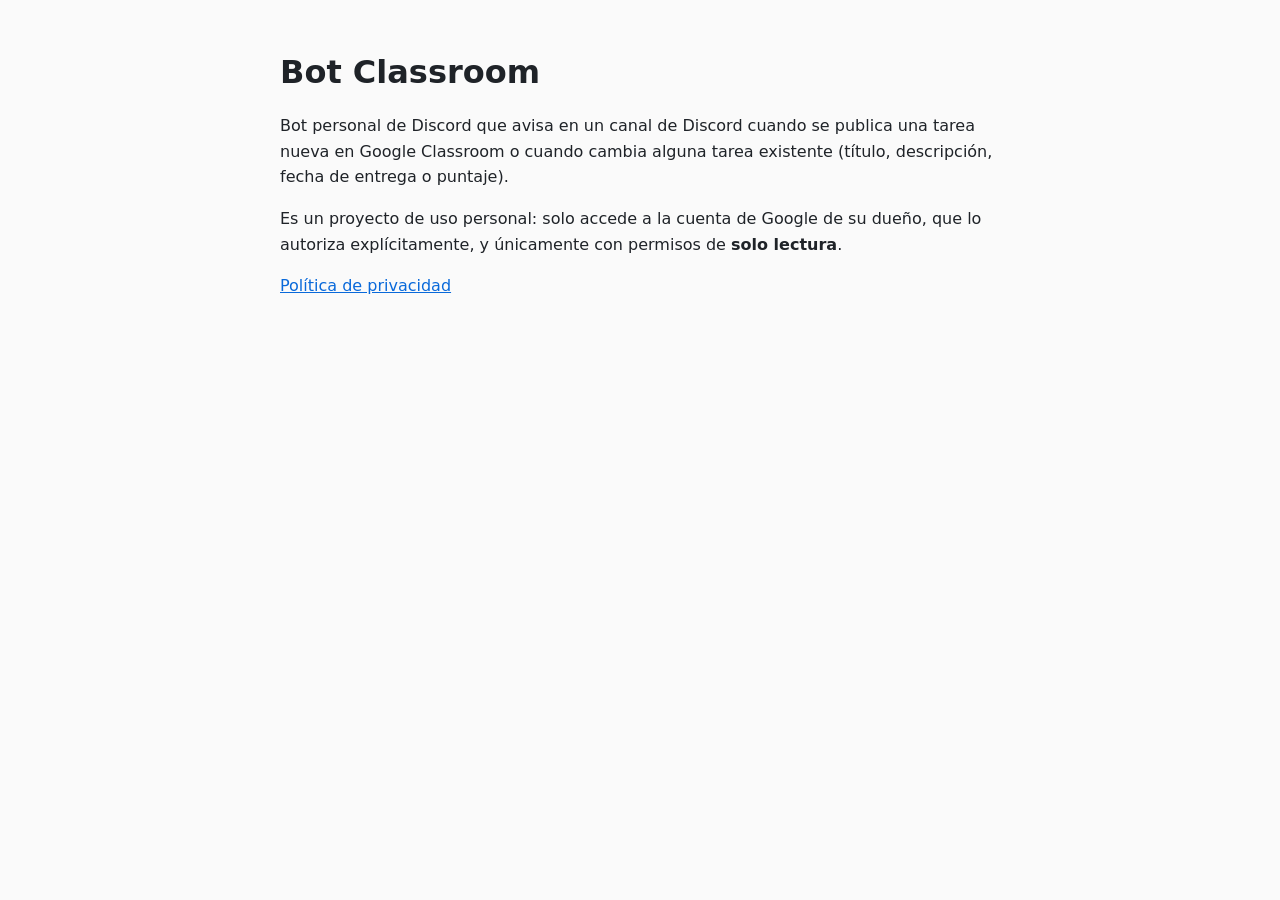
<file: index.html>
<!doctype html>
<html lang="es">
<head>
<meta charset="utf-8">
<meta name="viewport" content="width=device-width, initial-scale=1">
<title>Bot Classroom</title>
<link rel="stylesheet" href="style.css">
</head>
<body>
<h1>Bot Classroom</h1>
<p>Bot personal de Discord que avisa en un canal de Discord cuando se publica una tarea nueva en Google Classroom o cuando cambia alguna tarea existente (título, descripción, fecha de entrega o puntaje).</p>
<p>Es un proyecto de uso personal: solo accede a la cuenta de Google de su dueño, que lo autoriza explícitamente, y únicamente con permisos de <strong>solo lectura</strong>.</p>
<p><a href="privacy.html">Política de privacidad</a></p>
</body>
</html>
</file>
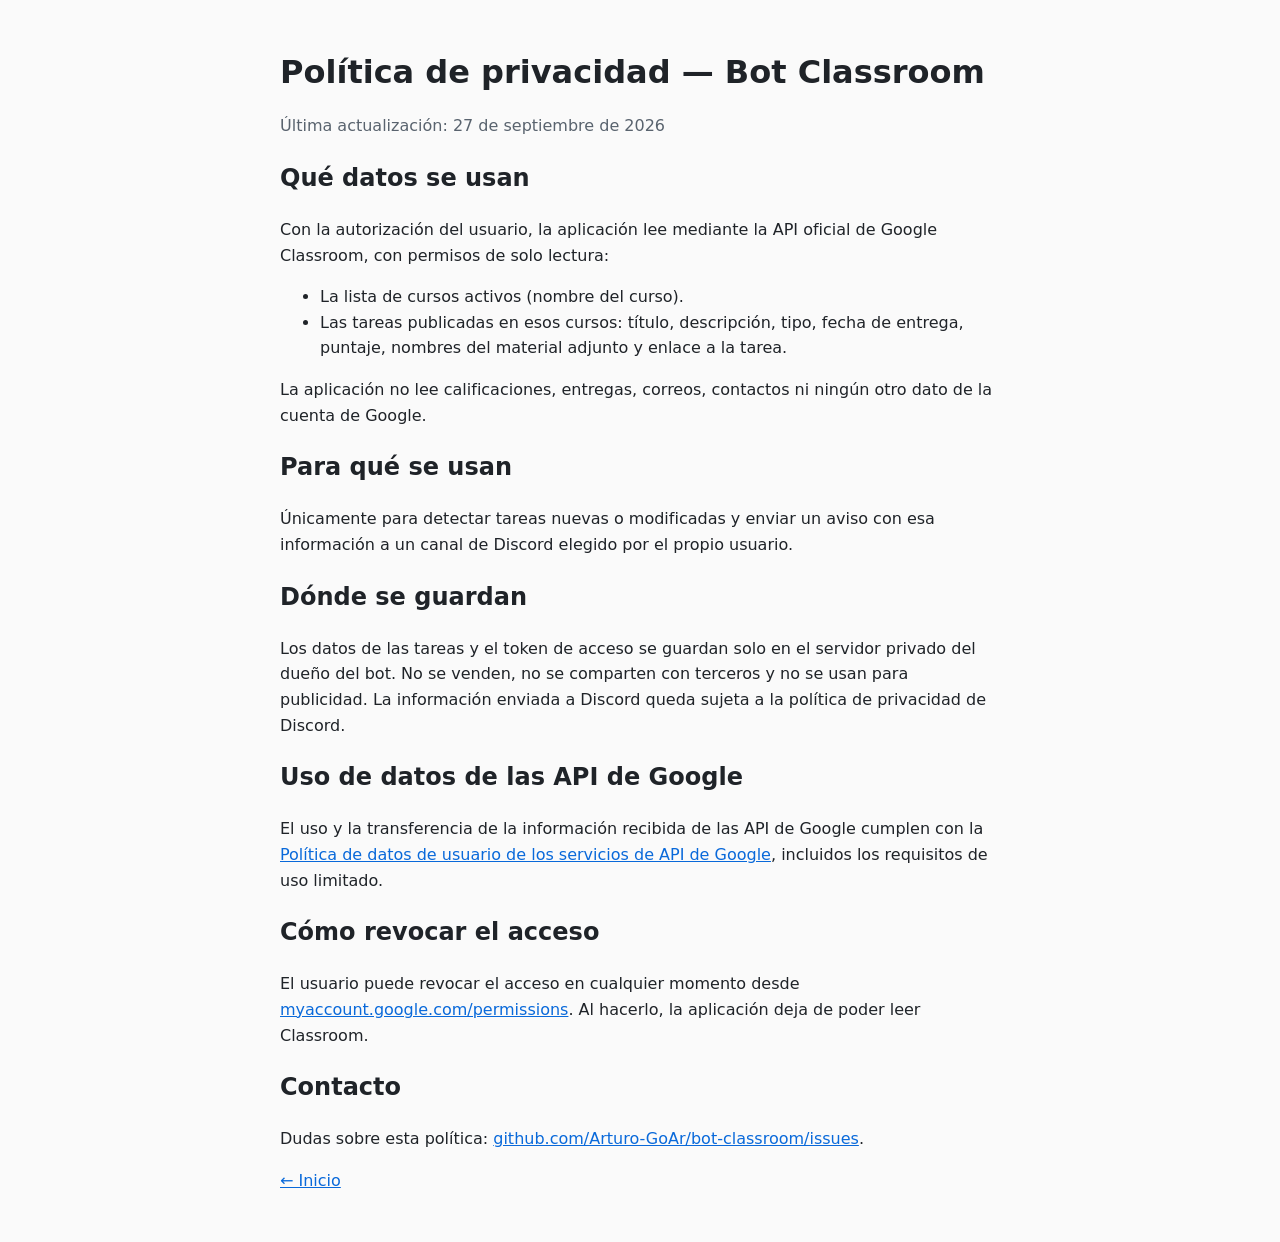
<file: privacy.html>
<!doctype html>
<html lang="es">
<head>
<meta charset="utf-8">
<meta name="viewport" content="width=device-width, initial-scale=1">
<title>Política de privacidad</title>
<link rel="stylesheet" href="style.css">
</head>
<body>
<h1>Política de privacidad — Bot Classroom</h1>
<p class="muted">Última actualización: 27 de septiembre de 2026</p>

<h2>Qué datos se usan</h2>
<p>Con la autorización del usuario, la aplicación lee mediante la API oficial de Google Classroom, con permisos de solo lectura:</p>
<ul>
<li>La lista de cursos activos (nombre del curso).</li>
<li>Las tareas publicadas en esos cursos: título, descripción, tipo, fecha de entrega, puntaje, nombres del material adjunto y enlace a la tarea.</li>
</ul>
<p>La aplicación no lee calificaciones, entregas, correos, contactos ni ningún otro dato de la cuenta de Google.</p>

<h2>Para qué se usan</h2>
<p>Únicamente para detectar tareas nuevas o modificadas y enviar un aviso con esa información a un canal de Discord elegido por el propio usuario.</p>

<h2>Dónde se guardan</h2>
<p>Los datos de las tareas y el token de acceso se guardan solo en el servidor privado del dueño del bot. No se venden, no se comparten con terceros y no se usan para publicidad. La información enviada a Discord queda sujeta a la política de privacidad de Discord.</p>

<h2>Uso de datos de las API de Google</h2>
<p>El uso y la transferencia de la información recibida de las API de Google cumplen con la <a href="https://developers.google.com/terms/api-services-user-data-policy">Política de datos de usuario de los servicios de API de Google</a>, incluidos los requisitos de uso limitado.</p>

<h2>Cómo revocar el acceso</h2>
<p>El usuario puede revocar el acceso en cualquier momento desde <a href="https://myaccount.google.com/permissions">myaccount.google.com/permissions</a>. Al hacerlo, la aplicación deja de poder leer Classroom.</p>

<h2>Contacto</h2>
<p>Dudas sobre esta política: <a href="https://github.com/Arturo-GoAr/bot-classroom/issues">github.com/Arturo-GoAr/bot-classroom/issues</a>.</p>

<p><a href="index.html">← Inicio</a></p>
</body>
</html>
</file>
<file: style.css>
:root{--bg:#fafafa;--fg:#1f2328;--muted:#59636e;--link:#0969da}
@media (prefers-color-scheme:dark){:root{--bg:#0d1117;--fg:#e6edf3;--muted:#9198a1;--link:#4493f8}}
body{background:var(--bg);color:var(--fg);font:16px/1.6 system-ui,sans-serif;max-width:720px;margin:0 auto;padding:32px 16px}
a{color:var(--link)}small,.muted{color:var(--muted)}h1{line-height:1.2}
</file>
